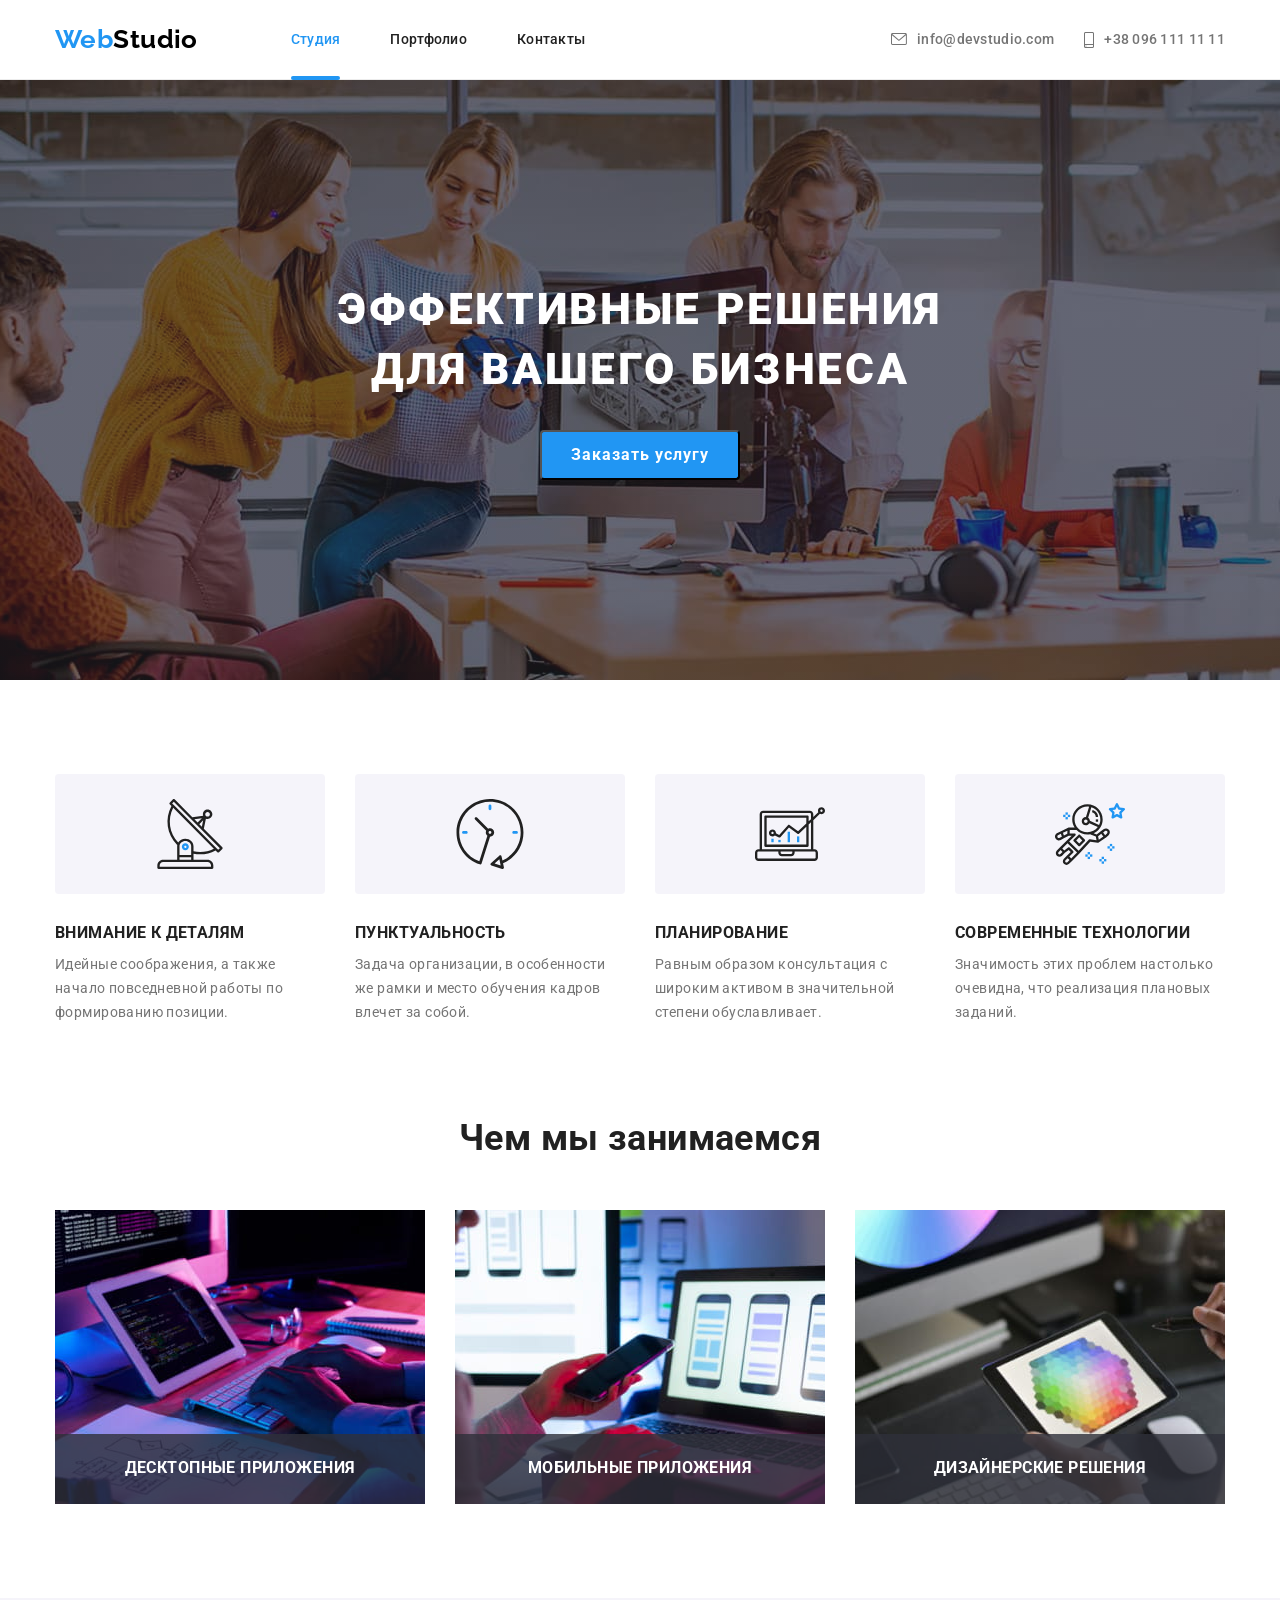
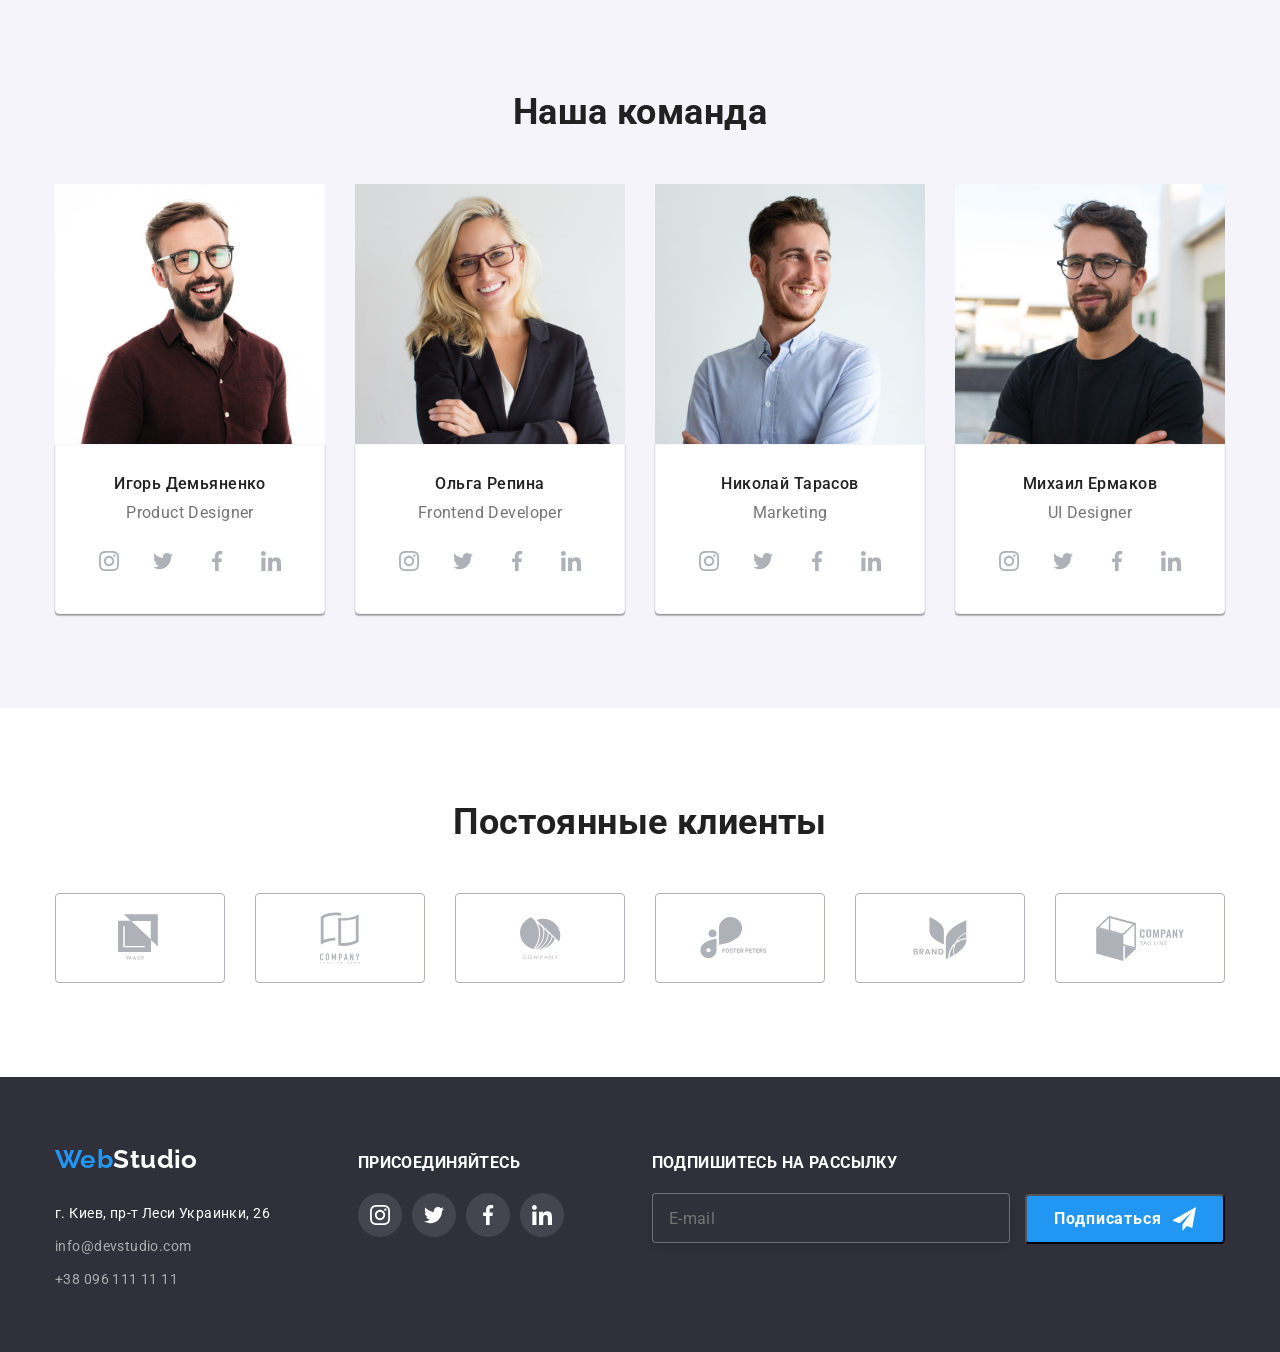
<file: index.html>
<!DOCTYPE html>
<html lang="ru">
<head>
    <meta charset="UTF-8">
    <meta http-equiv="X-UA-Compatible" content="IE=edge">
    <meta name="viewport" content="width=device-width, initial-scale=1.0">
    <link rel="preconnect" href="https://fonts.gstatic.com">
    <link href="https://fonts.googleapis.com/css2?family=Raleway:wght@700&family=Roboto:wght@400;500;700;900&display=swap" rel="stylesheet">
    <link rel="stylesheet" href="https://cdnjs.cloudflare.com/ajax/libs/modern-normalize/1.0.0/modern-normalize.min.css">
    <link rel="stylesheet" href="./css/styles.css">
    <title>WebStudio</title>
</head>
<body>
    
    <header class="header">
        <div class="page-header container">
            <nav class="navigation">
                <a class="logo link" href="./index.html"> <span class="accent-logo">Web</span>Studio</a>
                <ul class="site-nav list">
                    <li class="item-nav">
                        <a class="item-nav link current" href="./index.html">Студия</a>
                    </li>
                    <li class="item-nav">
                        <a class="item-nav link" href="./portfolio.html">Портфолио</a>
                    </li>
                    <li class="item-nav">
                        <a class="item-nav link" href="">Контакты</a>
                    </li>
                </ul>
            </nav> 
            <ul class="contact list">
                <li class="contact-item">
                    <a class="link-contact link" href="mailto:info@devstudio.com">
                        <svg class="icon" width="16" height="12">
                            <use href="./images/svg/sprite.svg#icon-envelope"></use>
                        </svg>
                        info@devstudio.com
                    </a>
                </li>
                <li class="contact-item">
                    <a class="link-contact link" href="tel:+380961111111">
                        <svg class="icon" width="10" height="16">
                            <use href="./images/svg/sprite.svg#icon-smartphone"></use>
                        </svg>
                        +38 096 111 11 11
                    </a>
                </li>
            </ul>
        </div>
    </header>
     
    <main>
        <section class="hero">
            <div class="hero-container">
                <h1 class="page-title">Эффективные решения<br>для вашего бизнеса</h1>
                <button data-modal-open class="button order" type="button">Заказать услугу</button>
            </div>
        </section>
        

        <section class="advantages">
            <div class="container">
                <ul class="list advantages-grid grid">
                    <li class="advantages-list grid-item icon-antenna">
                        <h3 class="advantages-title">Внимание к деталям</h3>
                        <p class="advantages-text">Идейные соображения, а также начало повседневной работы по формированию позиции.</p>
                    </li>
                    <li class="advantages-list grid-item icon-clock">
                        <h3 class="advantages-title">Пунктуальность</h3>
                        <p class="advantages-text">Задача организации, в особенности же рамки и место обучения кадров влечет за собой.</p>
                    </li>
                    <li class="advantages-list grid-item icon-diagram">
                        <h3 class="advantages-title">Планирование</h3>
                        <p class="advantages-text">Равным образом консультация с широким активом в значительной степени обуславливает.</p>
                    </li>
                    <li class="advantages-list grid-item icon-astronaut">
                        <h3 class="advantages-title">Современные технологии</h3>
                        <p class="advantages-text">Значимость этих проблем настолько очевидна, что реализация плановых заданий.</p>
                    </li>
                </ul>
            </div>

        </section>


        <section class="work">
            <div class="container">
                <h2 class="section-title">Чем мы занимаемся</h2>
                <ul class="list work-list grid">
                    <li class="grid-item work-relative">
                        <h3 class="work-title">Десктопные приложения</h3>
                        <img src="./images/box1.jpg" alt="процесс разработки сайта" width="370" height="294">
                    </li>
                    <li class="grid-item work-relative">
                        <h3 class="work-title">Мобильные приложения</h3>
                        <img src="./images/box2.jpg" alt="адаптация приложения для мобильных устройств" width="370" height="294">
                    </li>
                    <li class="grid-item work-relative">
                        <h3 class="work-title">Дизайнерские решения</h3>
                        <img src="./images/box3.jpg" alt="подбор палитры при разработке" width="370" height="294">
                    </li>
                </ul>
            </div>
        </section>


        <section class="team">
            <div class="container">
                <h2 class="section-title">Наша команда</h2>
                <ul class="list grid">
                    <li class="team-grid grid-item">
                        <img src="./images/igor-demyanenko.jpg" alt="фото дизайнера продукта нашей компании" width="270" height="260">
                        <div class="team-item-content">
                            <h3 class="employee">Игорь Демьяненко</h3> 
                            <p class="text-team">Product Designer</p>
                            <ul class="list social-icons">
                                <li class="social-icons-item">
                                    <a href="" class="social-icons-link" target="_blank" rel="noopener noreferrer">
                                        <svg class="icon">
                                            <use href="./images/svg/sprite.svg#icon-instagram"></use>
                                        </svg>
                                    </a>
                                </li>
                                <li class="social-icons-item">
                                    <a href="" class="social-icons-link" target="_blank" rel="noopener noreferrer">
                                        <svg class="icon">
                                            <use href="./images/svg/sprite.svg#icon-twitter"></use>
                                        </svg>
                                    </a>
                                </li>
                                <li class="social-icons-item">
                                    <a href="" class="social-icons-link" target="_blank" rel="noopener noreferrer">
                                        <svg class="icon">
                                            <use href="./images/svg/sprite.svg#icon-facebook"></use>
                                        </svg>
                                    </a>
                                </li>
                                <li class="social-icons-item">
                                    <a href="" class="social-icons-link" target="_blank" rel="noopener noreferrer">
                                        <svg class="icon">
                                            <use href="./images/svg/sprite.svg#icon-linkedin"></use>
                                        </svg>
                                    </a>
                                </li>
                            </ul>
                        </div>
                    </li>
                    <li class="team-grid grid-item">
                        <img src="./images/olga-repina.jpg" alt="фото фронтент разработчика сотрудника нашей компании" width="270" height="260">
                        <div class="team-item-content">
                            <h3  class="employee">Ольга Репина</h3>
                            <p class="text-team">Frontend Developer</p>
                            <ul class="list social-icons">
                                <li class="social-icons-item">
                                    <a href="" class="social-icons-link" target="_blank" rel="noopener noreferrer">
                                        <svg class="icon">
                                            <use href="./images/svg/sprite.svg#icon-instagram"></use>
                                        </svg>
                                    </a>
                                </li>
                                <li class="social-icons-item">
                                    <a href="" class="social-icons-link" target="_blank" rel="noopener noreferrer">
                                        <svg class="icon">
                                            <use href="./images/svg/sprite.svg#icon-twitter"></use>
                                        </svg>
                                    </a>
                                </li>
                                <li class="social-icons-item">
                                    <a href="" class="social-icons-link" target="_blank" rel="noopener noreferrer">
                                        <svg class="icon">
                                            <use href="./images/svg/sprite.svg#icon-facebook"></use>
                                        </svg>
                                    </a>
                                </li>
                                <li class="social-icons-item">
                                    <a href="" class="social-icons-link" target="_blank" rel="noopener noreferrer">
                                        <svg class="icon">
                                            <use href="./images/svg/sprite.svg#icon-linkedin"></use>
                                        </svg>
                                    </a>
                                </li>
                            </ul>
                        </div>
                    </li>
                    <li class="team-grid grid-item">
                        <img src="./images/nikolay-tarasov.jpg" alt="фото маркетолога сотрудника нашей компании" width="270" height="260">
                        <div class="team-item-content">
                            <h3 class="employee">Николай Тарасов</h3>
                            <p class="text-team">Marketing</p>
                            <ul class="list social-icons">
                                <li class="social-icons-item">
                                    <a href="" class="social-icons-link" target="_blank" rel="noopener noreferrer">
                                        <svg class="icon">
                                            <use href="./images/svg/sprite.svg#icon-instagram"></use>
                                        </svg>
                                    </a>
                                </li>
                                <li class="social-icons-item">
                                    <a href="" class="social-icons-link" target="_blank" rel="noopener noreferrer">
                                        <svg class="icon">
                                            <use href="./images/svg/sprite.svg#icon-twitter"></use>
                                        </svg>
                                    </a>
                                </li>
                                <li class="social-icons-item">
                                    <a href="" class="social-icons-link" target="_blank" rel="noopener noreferrer">
                                        <svg class="icon">
                                            <use href="./images/svg/sprite.svg#icon-facebook"></use>
                                        </svg>
                                    </a>
                                </li>
                                <li class="social-icons-item">
                                    <a href="" class="social-icons-link" target="_blank" rel="noopener noreferrer">
                                        <svg class="icon">
                                            <use href="./images/svg/sprite.svg#icon-linkedin"></use>
                                        </svg>
                                    </a>
                                </li>
                            </ul>
                        </div>
                    </li>
                    <li class="team-grid grid-item">
                        <img src="./images/mikhail-yermakov.jpg" alt="фото Ю Ай дизайнера нашей компании" width="270" height="260">
                        <div class="team-item-content">
                            <h3 class="employee">Михаил Ермаков</h3>
                            <p class="text-team">UI Designer</p>
                            <ul class="list social-icons">
                                <li class="social-icons-item">
                                    <a href="" class="social-icons-link" target="_blank" rel="noopener noreferrer">
                                        <svg class="icon">
                                            <use href="./images/svg/sprite.svg#icon-instagram"></use>
                                        </svg>
                                    </a>
                                </li>
                                <li class="social-icons-item">
                                    <a href="" class="social-icons-link" target="_blank" rel="noopener noreferrer">
                                        <svg class="icon">
                                            <use href="./images/svg/sprite.svg#icon-twitter"></use>
                                        </svg>
                                    </a>
                                </li>
                                <li class="social-icons-item">
                                    <a href="" class="social-icons-link" target="_blank" rel="noopener noreferrer">
                                        <svg class="icon">
                                            <use href="./images/svg/sprite.svg#icon-facebook"></use>
                                        </svg>
                                    </a>
                                </li>
                                <li class="social-icons-item">
                                    <a href="" class="social-icons-link" target="_blank" rel="noopener noreferrer">
                                        <svg class="icon">
                                            <use href="./images/svg/sprite.svg#icon-linkedin"></use>
                                        </svg>
                                    </a>
                                </li>
                            </ul>
                        </div>
                    </li>
                </ul>
            </div>
        </section>


        <section class="clients">
            <div class="container">
                <h2 class="section-title">Постоянные клиенты</h2>
                <ul class="list clients-list grid">
                    <li class="client-item grid-item">
                        <a href="" class="client-link link" target="_blank" rel="noopener noreferrer">
                            <svg class="client-icon" width="44" height="49">
                                <use href="./images/svg/sprite.svg#icon-logo-one" width="44" height="49"></use>
                            </svg>
                        </a>
                        </li>
                    <li class="client-item grid-item">
                        <a href="" class="client-link link" target="_blank" rel="noopener noreferrer">
                            <svg class="client-icon" width="40" height="52">
                                <use href="./images/svg/sprite.svg#icon-logo-two"></use>
                            </svg>
                        </a>
                    </li>
                    <li class="client-item grid-item">
                        <a href="" class="client-link link" target="_blank" rel="noopener noreferrer">
                            <svg class="client-icon" width="41" height="42.6">
                                <use href="./images/svg/sprite.svg#icon-logo-three"></use>
                            </svg>
                        </a>
                    </li>
                    <li class="client-item grid-item">
                        <a href="" class="client-link link" target="_blank" rel="noopener noreferrer">
                            <svg class="client-icon" width="79.66" height="42.02">
                                <use href="./images/svg/sprite.svg#icon-logo-four"></use>
                            </svg>
                        </a>
                    </li>
                    <li class="client-item grid-item">
                        <a href="" class="client-link link" target="_blank" rel="noopener noreferrer">
                            <svg class="client-icon" width="79.66" height="42.02">
                                <use href="./images/svg/sprite.svg#icon-logo-five"></use>
                            </svg>
                        </a>
                    </li>
                    <li class="client-item grid-item">
                        <a href="" class="client-link link" target="_blank" rel="noopener noreferrer">
                            <svg class="client-icon" width="88.48" height="45.44">
                                <use href="./images/svg/sprite.svg#icon-logo-six"></use>
                            </svg>
                        </a>
                    </li>
                </ul>

            </div>
        </section>
       
    </main>


    <footer class="footer">
        <div class="container list footer-block">
            <div class="footer-grid">
                <a class="logo link" href="./index.html"> <span class="accent-logo">Web</span>Studio</a>
                <address class="address">
                    <p class="street-address"> г. Киев, пр-т Леси Украинки, 26</p>
                    <ul class="contact list">
                        <li class="item-address"> <a class="item link" href="mailto:info@devstudio.com">info@devstudio.com</a> </li>
                        <li class="item-address"> <a class="item link" href="tel:+380961111111">+38 096 111 11 11</a> </li>
                    </ul>
                </address>
            </div>
            <div class="footer-grid">
                <h3 class="footer-title">Присоединяйтесь</h3>
                <ul class="list social-icons">
                    <li class="social-icons-item">
                        <a href="" class="social-icons-link" target="_blank" rel="noopener noreferrer">
                            <svg class="icon">
                                <use href="./images/svg/sprite.svg#icon-instagram"></use>
                            </svg>
                        </a>
                    </li>
                    <li class="social-icons-item">
                        <a href="" class="social-icons-link" target="_blank" rel="noopener noreferrer">
                            <svg class="icon">
                                <use href="./images/svg/sprite.svg#icon-twitter"></use>
                            </svg>
                        </a>
                    </li>
                    <li class="social-icons-item">
                        <a href="" class="social-icons-link" target="_blank" rel="noopener noreferrer">
                            <svg class="icon">
                                <use href="./images/svg/sprite.svg#icon-facebook"></use>
                            </svg>
                        </a>
                    </li>
                    <li class="social-icons-item">
                        <a href="" class="social-icons-link" target="_blank" rel="noopener noreferrer">
                            <svg class="icon">
                                <use href="./images/svg/sprite.svg#icon-linkedin"></use>
                            </svg>
                        </a>
                    </li>
                </ul>

            </div>
            <form class="footer-grid">
                <h3 class="footer-title">Подпишитесь на рассылку</h3>
                <input class="input-email" type="email" name="user-name-subscribe" placeholder="E-mail" pattern="">
                <button class="button" type="submit">Подписаться</button>
            </form>
        </div>
    </footer>
    
    <div data-modal class="backdrop is-hidden">
        <div class="modal">
            <h3 class="modal-tytle" >Оставьте свои данные, мы вам перезвоним</h3>
            <form class="form">
                <label class="form-label" for="user-name">
                    <span class="form-tytle">Имя</span>
                    <input class="form-field" type="text" name="user-name" id="user-name" pattern="^[A-Za-zА-Яа-яЁё\s]+$" autofocus="on">
                    <svg class="form-label-icon">
                        <use href="./images/svg/sprite.svg#icon-personform" ></use>
                    </svg>
                </label>
                <label class="form-label" for="user-fone">
                    <span class="form-tytle">Телефон</span>
                    <input class="form-field" type="tel" name="user-fone" id="user-fone" pattern="">
                    <svg class="form-label-icon">
                        <use href="./images/svg/sprite.svg#icon-phoneform" ></use>
                    </svg>
                </label>
                <label class="form-label" for="user-email">
                    <span class="form-tytle">Почта</span>
                    <input class="form-field" type="email" name="user-email" id="user-email" pattern="">
                    <svg class="form-label-icon">
                        <use href="./images/svg/sprite.svg#icon-emailform" ></use>
                    </svg>
                </label>
                <label class="form-label" for="user-massage">
                    <span class="form-tytle">Комментарий</span>
                    <textarea class="form-field form-massage" name="user-massage" rows="6" id="user-massage" placeholder="Введите текст"></textarea>
                </label>
                <label class="contract">
                    <input class="contract-checkbox" type="checkbox" name="agreement" value="">
                    <span class="contract-custom-checkbox"></span>
                    <span contract-text>Соглашаюсь с рассылкой и принимаю</span>
                    <a class="contract-link" href="">Условия договра</a>
                </label>
                <button class="button form-button" type="submit">Отправить</button>
            </form>

            <button data-modal-close class="button-close" tybe="button"></button>
        </div>
    </div>

    <script src="./js/modal.js"></script>
</body>
</html>
</file>
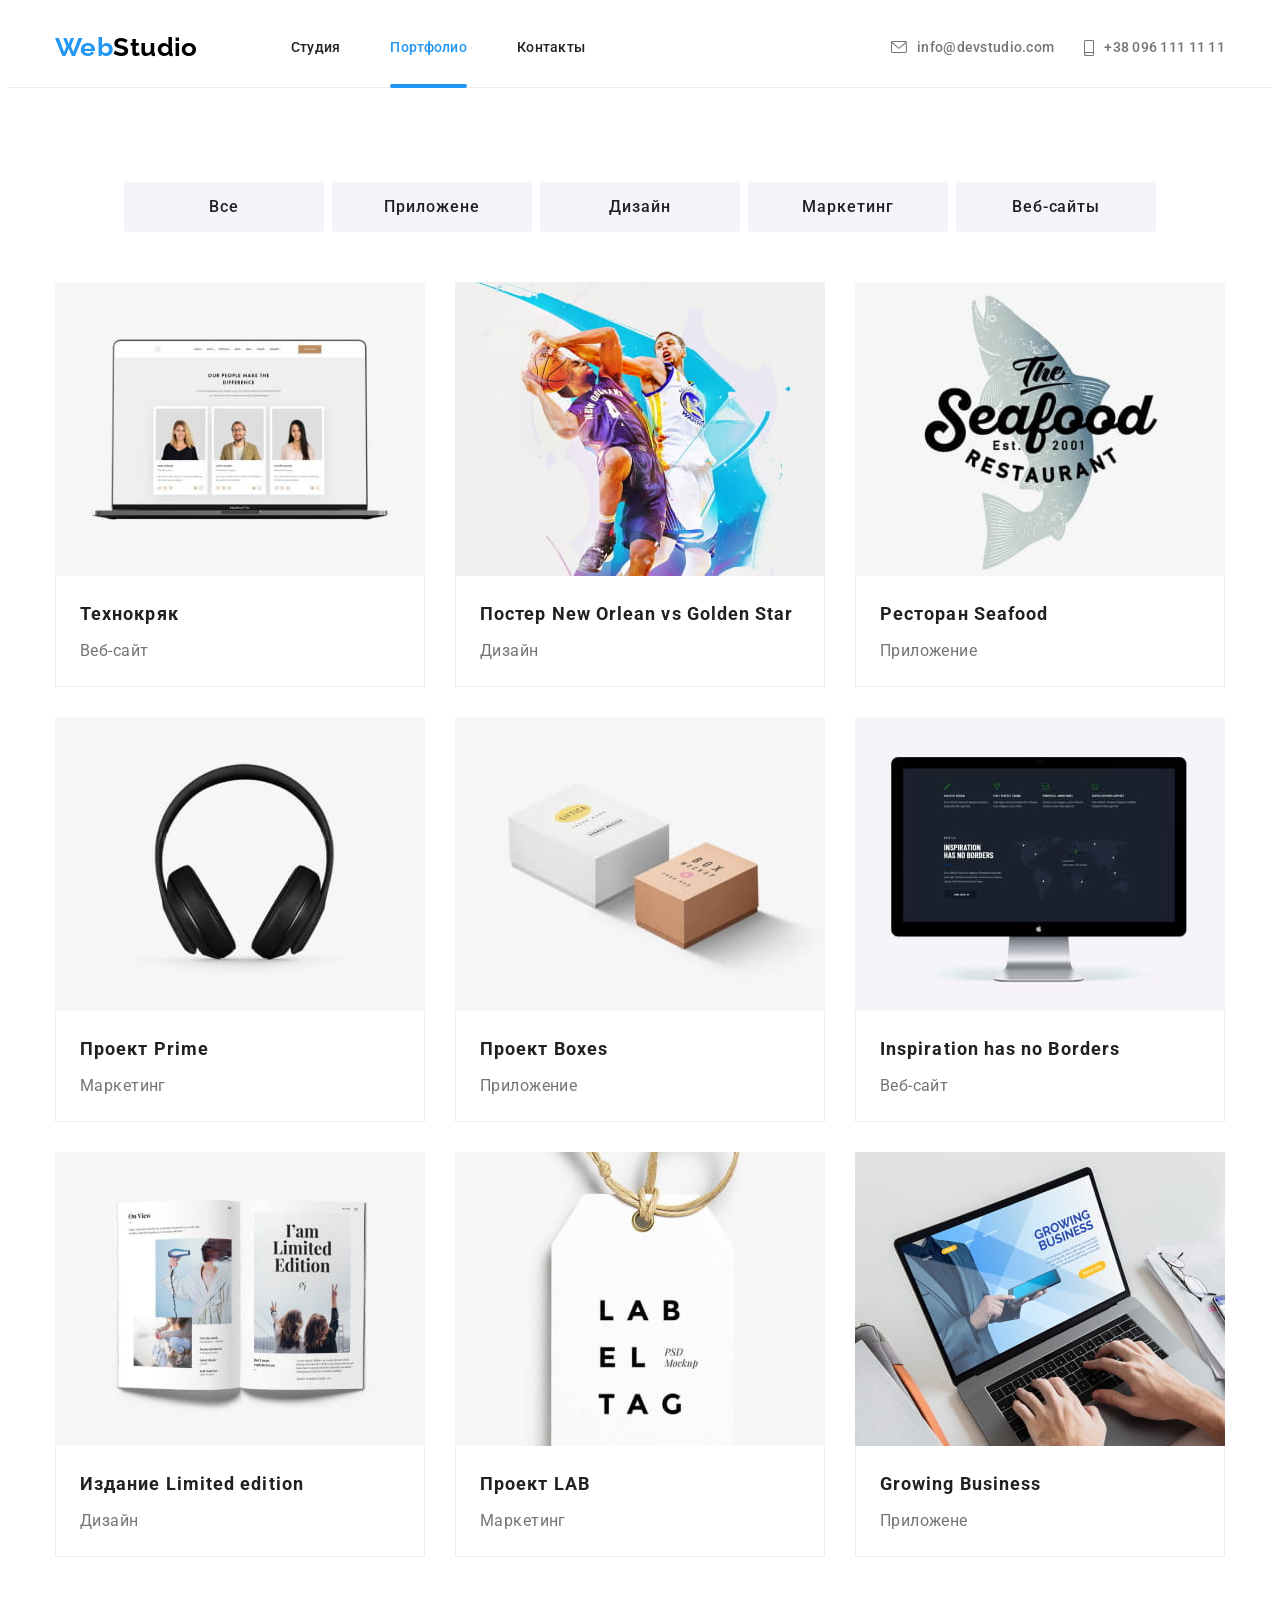
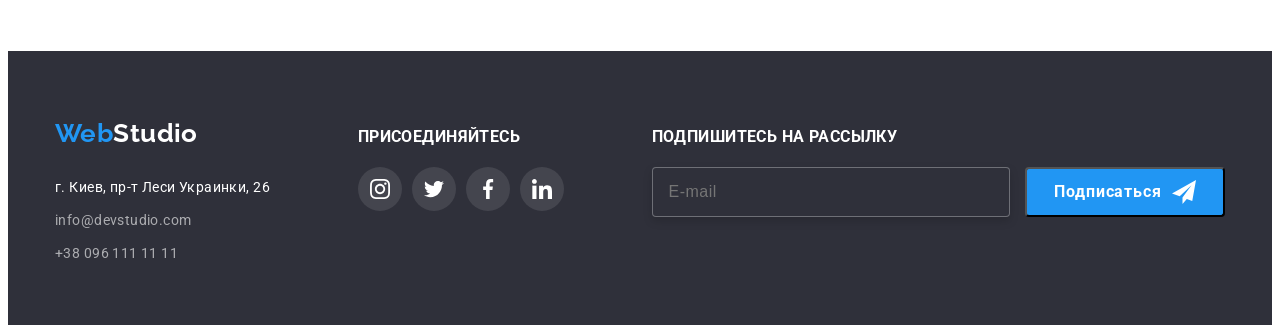
<file: portfolio.html>
<!DOCTYPE html>
<html lang="ru">

<head>
    <meta charset="UTF-8">
    <meta http-equiv="X-UA-Compatible" content="IE=edge">
    <meta name="viewport" content="width=device-width, initial-scale=1.0">
    <link rel="preconnect" href="https://fonts.gstatic.com">
    <link
        href="https://fonts.googleapis.com/css2?family=Raleway:wght@700&family=Roboto:wght@400;500;700;900&display=swap"
        rel="stylesheet">
    <link rel="stylesheet" href="./css/styles.css">
    <title>portfolio</title>
</head>

<body>

    <header class="header">
        <div class="page-header container">
            <nav class="navigation">
                <a class="logo link" href="./index.html"> <span class="accent-logo">Web</span>Studio</a>
                <ul class="site-nav list">
                    <li class="item-nav">
                        <a class="item-nav link" href="./index.html">Студия</a>
                    </li>
                    <li class="item-nav">
                        <a class="item-nav link current" href="./portfolio.html">Портфолио</a>
                    </li>
                    <li class="item-nav">
                        <a class="item-nav link" href="">Контакты</a>
                    </li>
                </ul>
            </nav> 
            <ul class="contact list">
                <li class="contact-item">
                    <a class="link-contact link" href="mailto:info@devstudio.com">
                        <svg class="icon" width="16" height="12">
                            <use href="./images/svg/sprite.svg#icon-envelope"></use>
                        </svg>info@devstudio.com
                    </a>
                </li>
                <li class="contact-item">
                    <a class="link-contact link" href="tel:+380961111111">
                        <svg class="icon" width="10" height="16">
                            <use href="./images/svg/sprite.svg#icon-smartphone"></use>
                        </svg>+38 096 111 11 11
                    </a>
                </li>
            </ul>
        </div>
    </header>

    <main>
        <section class="main-portfolio">
            <div class="container container-filter">
                <ul class="filters list">
                    <li class="item-filter"><button type="button" class="button filter">Все</button></li>
                    <li class="item-filter"><button type="button" class="button filter">Приложене</button></li>
                    <li class="item-filter"><button type="button" class="button filter">Дизайн</button></li>
                    <li class="item-filter"><button type="button" class="button filter">Маркетинг</button></li>
                    <li class="item-filter"><button type="button" class="button filter">Веб-сайты</button></li>
                </ul>            
                <ul class="portfolio list grid">
                    <li class="grid-item portfolio-item">
                        <a class="link portfolio-link" href="">
                            <div class="portfolio-image">
                                <img src="./images/portfolio/project001.jpg" alt="ноутбук с открытым сайтом" width="370" height="294">
                                <p class="portfolio-hover-text">Технокряк это современная площадка распространения коронавируса. Компании используют эту
                                    платформу для цифрового
                                    шпионажа и атак на защищённые сервера конкурентов.</p>
                            </div>
                            <div class="portfolio-content">
                                <h2 class="portfolio-title">Технокряк</h2>
                                <p class="text">Веб-сайт</p>
                            </div>
                        </a>
                    </li>
                    <li class="grid-item portfolio-item">
                        <a class="link portfolio-link" href="">
                            <div class="portfolio-image">
                                <img src="./images/portfolio/project002.jpg" alt="фото двух баскетболистов с мячём" width="370" height="294">
                                <p class="portfolio-hover-text">Технокряк это современная площадка распространения коронавируса. Компании используют эту платформу для цифрового
                            шпионажа и атак на защищённые сервера конкурентов.</p>
                            </div>
                            <div class="portfolio-content">
                                <h2 class="portfolio-title">Постер New Orlean vs Golden Star</h2>
                                <p class="text">Дизайн</p>
                            </div>
                                                    </a>
                    </li>
                    <li class="grid-item portfolio-item">
                        <a class="link portfolio-link" href="">
                            <div class="portfolio-image">
                                <img src="./images/portfolio/project003.jpg" alt="логотип ресторана" width="370" height="294">
                                <p class="portfolio-hover-text">Технокряк это современная площадка распространения коронавируса. Компании используют эту платформу для цифрового
                            шпионажа и атак на защищённые сервера конкурентов.</p>
                            </div>
                            <div class="portfolio-content">
                                <h2 class="portfolio-title">Ресторан Seafood</h2>
                                <p class="text">Приложение</p>
                            </div>
                        </a>
                    </li>
                    <li class="grid-item portfolio-item">
                        <a class="link portfolio-link" href="">
                            <div class="portfolio-image">
                                <img src="./images/portfolio/project004.jpg" alt="наушники чёрного цвета" width="370" height="294">
                                <p class="portfolio-hover-text">Технокряк это современная площадка распространения коронавируса. Компании используют эту платформу для цифрового
                            шпионажа и атак на защищённые сервера конкурентов.</p>
                            </div>
                            <div class="portfolio-content">
                                <h2 class="portfolio-title">Проект Prime</h2>
                                <p class="text">Маркетинг</p>
                            </div>
                        </a>
                    </li>
                    <li class="grid-item portfolio-item">
                        <a class="link portfolio-link" href="">
                            <div class="portfolio-image">
                                <img src="./images/portfolio/project005.jpg" alt="две коробки, белого и бежевого цвета" width="370" height="294">
                                <p class="portfolio-hover-text">Технокряк это современная площадка распространения коронавируса. Компании используют эту платформу для цифрового
                            шпионажа и атак на защищённые сервера конкурентов.</p>
                            </div>
                            <div class="portfolio-content">
                                <h2 class="portfolio-title">Проект Boxes</h2>
                                <p class="text">Приложение</p>
                            </div>
                        </a>
                    </li>
                    <li class="grid-item portfolio-item">
                        <a class="link portfolio-link" href="">
                            <div class="portfolio-image">
                                <img src="./images/portfolio/project006.jpg" alt="монитор с включённым сайтом" width="370" height="294">
                                <p class="portfolio-hover-text">Технокряк это современная площадка распространения коронавируса. Компании используют эту платформу для цифрового
                            шпионажа и атак на защищённые сервера конкурентов.</p>
                            </div>
                            <div class="portfolio-content">
                                <h2 class="portfolio-title">Inspiration has no Borders</h2>
                                <p class="text">Веб-сайт</p>
                            </div>
                        </a>
                    </li>
                    <li class="grid-item portfolio-item">
                        <a class="link portfolio-link" href="">
                            <div class="portfolio-image">
                                <img src="./images/portfolio/project007.jpg" alt="книга с открытым разворотом" width="370" height="294">
                                <p class="portfolio-hover-text">Технокряк это современная площадка распространения коронавируса. Компании используют эту платформу для цифрового
                            шпионажа и атак на защищённые сервера конкурентов.</p>
                            </div>
                            <div class="portfolio-content">
                                <h2 class="portfolio-title">Издание Limited edition</h2>
                                <p class="text">Дизайн</p>
                            </div>
                        </a>
                    </li>
                    <li class="grid-item portfolio-item">
                        <a class="link portfolio-link" href="">
                            <div class="portfolio-image">
                                <img src="./images/portfolio/project008.jpg" alt="бирка с рекламным слоганом" width="370" height="294">
                                <p class="portfolio-hover-text">Технокряк это современная площадка распространения коронавируса. Компании используют эту платформу для цифрового
                            шпионажа и атак на защищённые сервера конкурентов.</p>
                            </div>
                            <div class="portfolio-content">
                                <h2 class="portfolio-title">Проект LAB</h2>
                                <p class="text">Маркетинг</p>
                            </div>
                        </a>
                    </li>
                    <li class="grid-item portfolio-item">
                        <a class="link portfolio-link" href="">
                            <div class="portfolio-image">
                                <img src="./images/portfolio/project009.jpg" alt="работающий на ноутбуке человек" width="370" height="294">
                                <p class="portfolio-hover-text">Технокряк это современная площадка распространения коронавируса. Компании используют эту платформу для цифрового
                            шпионажа и атак на защищённые сервера конкурентов.</p>
                            </div>
                            <div class="portfolio-content">
                                <h2 class="portfolio-title">Growing Business</h2>
                                <p class="text">Приложене</p>
                            </div>
                        </a>
                    </li>
                </ul>
            </div>
        </section>

    </main>


    <footer class="footer">
        <div class="container list footer-block">
            <div class="footer-grid">
                <a class="logo link" href="./index.html"> <span class="accent-logo">Web</span>Studio</a>
                <address class="address">
                    <p class="street-address"> г. Киев, пр-т Леси Украинки, 26</p>
                    <ul class="contact list">
                        <li class="item-address"> <a class="item link"
                                href="mailto:info@devstudio.com">info@devstudio.com</a> </li>
                        <li class="item-address"> <a class="item link" href="tel:+380961111111">+38 096 111 11 11</a> </li>
                    </ul>
                </address>
            </div>
            <div class="footer-grid">
                <h3 class="footer-title">Присоединяйтесь</h3>
                <ul class="list social-icons">
                    <li class="social-icons-item">
                        <a href="" class="social-icons-link" target="_blank" rel="noopener noreferrer">
                            <svg class="icon">
                                <use href="./images/svg/sprite.svg#icon-instagram"></use>
                            </svg>
                        </a>
                    </li>
                    <li class="social-icons-item">
                        <a href="" class="social-icons-link" target="_blank" rel="noopener noreferrer">
                            <svg class="icon">
                                <use href="./images/svg/sprite.svg#icon-twitter"></use>
                            </svg>
                        </a>
                    </li>
                    <li class="social-icons-item">
                        <a href="" class="social-icons-link" target="_blank" rel="noopener noreferrer">
                            <svg class="icon">
                                <use href="./images/svg/sprite.svg#icon-facebook"></use>
                            </svg>
                        </a>
                    </li>
                    <li class="social-icons-item">
                        <a href="" class="social-icons-link" target="_blank" rel="noopener noreferrer">
                            <svg class="icon">
                                <use href="./images/svg/sprite.svg#icon-linkedin"></use>
                            </svg>
                        </a>
                    </li>
                </ul>
    
            </div>
            <form class="footer-grid">
                <h3 class="footer-title">Подпишитесь на рассылку</h3>
                <input class="input-email" type="email" name="user-name-subscribe" placeholder="E-mail" pattern="">
                <button class="button" type="submit">Подписаться</button>
            </form>
        </div>
    </footer>
    
</body>

</html>
</file>
<file: css/styles.css>
:root {
  --primary-text-color: #757575;
  --title-text-color: #212121;
  --accent-color: #2196f3;
  --contact-footer-text-color: rgba(255, 255, 255, 0.6);
  --dark-bg-color: #2f303a;
  --primary-bg-color: #ffffff;
  --section-bg-color: #f5f4fa;
  --color-icons: #afb1b8;
  --grid-item: 4;
}

/* utilits */

html {
  box-sizing: border-box;
}
*,
*::after,
*::before {
  box-sizing: inherit;
}

body {
  background-color: var(--primary-bg-color);
  color: var(--primary-text-color);
  font-family: 'roboto', sans-serif;
  font-weight: 400;
  font-size: 14px;
  line-height: 1.14;
  letter-spacing: 0.03em;
}

h1,
h2,
h3,
h4,
h5,
h6,
p {
  margin: 0;
}

.link {
  text-decoration: none;
}

.list {
  list-style: none;
  padding-left: 0px;
  margin: 0px;
}

img {
  display: block;
  max-width: 100%;
  height: auto;
}

.social-icons .icon {
  width: 20px;
  height: 20px;
  fill: var(--color-icons);
  transition: fill 250ms cubic-bezier(0.4, 0, 0.2, 1);
}

.footer .social-icons .icon {
  fill: var(--primary-bg-color);
}

.social-icons-link:hover .icon,
.social-icons-link:focus .icon {
  fill: var(--primary-bg-color);
}

.social-icons-link:hover,
.social-icons-link:focus {
  background-color: var(--accent-color);
}

.social-icons {
  display: flex;
  justify-content: center;
}

.social-icons-link {
  display: flex;
  justify-content: center;
  align-items: center;
  width: 44px;
  height: 44px;
  border-radius: 50%;
  background-color: rgba(255, 255, 255, 0.1);
  transition: background-color 250ms cubic-bezier(0.4, 0, 0.2, 1);
}
.social-icons-item + .social-icons-item {
  margin-left: 10px;
}

.grid {
  display: flex;
  flex-wrap: wrap;
  margin-left: -30px;
  margin-top: -30px;
}

.grid-item {
  flex-basis: calc((100% - 30px * var(--grid-item)) / var(--grid-item));
  margin-left: 30px;
  margin-top: 30px;
}

.button {
  color: var(--primary-bg-color);
  background-color: var(--accent-color);
  font-weight: 700;
  font-size: 16px;
  line-height: 1.88;
  letter-spacing: 0.06em;
  cursor: pointer;
  font-family: 'roboto', sans-serif;
  border-radius: 4px;
  min-width: 200px;
  min-height: 50px;
  align-items: center;
  transition: background-color 250ms cubic-bezier(0.4, 0, 0.2, 1);
}

.button:hover,
.button:focus {
  background-color: #188ce8;
}

.accent-logo {
  color: var(--accent-color);
}

.footer .logo {
  color: var(--primary-bg-color);
}

.container {
  width: 1200px;
  padding-left: 15px;
  padding-right: 15px;
}

.backdrop {
  position: fixed;
  top: 0px;
  left: 0px;
  width: 100%;
  height: 100%;
  background-color: rgba(0, 0, 0, 0.2);
  transition: opacity 250ms cubic-bezier(0.4, 0, 0.2, 1);
}

.backdrop.is-hidden {
  opacity: 0;
  pointer-events: none;
}

.modal {
  position: absolute;
  top: 50%;
  left: 50%;
  transform: translate(-50%, -50%);
  width: 528px;
  padding: 40px;
  box-shadow: 0px 1px 3px rgba(0, 0, 0, 0.12), 0px 1px 1px rgba(0, 0, 0, 0.14), 0px 2px 1px rgba(0, 0, 0, 0.2);
  border-radius: 4px;
  background-color: var(--primary-bg-color);
}

.modal-tytle {
  font-weight: 700;
  font-size: 20px;
  line-height: 1.15;
  text-align: center;
  color: var(--title-text-color);
  margin-bottom: 30px;
}

.form-tytle {
  position: absolute;
  transform: translateY(-21px);
  box-sizing: inline;
  font-size: 12px;
  line-height: 1.67;
  letter-spacing: 0.01em;
  color: var(--primary-text-color);
  cursor: pointer;
}

.form-field.form-massage {
  resize: none;
  padding: 12px 16px;
}

.form-field {
  width: 448px;
  border: 1px solid rgba(33, 33, 33, 0.2);
  border-radius: 4px;
  margin-bottom: 28px;
  padding-left: 42px;
  cursor: pointer;
  transition: border 250ms cubic-bezier(0.4, 0, 0.2, 1);
}

.form-field:not(:last-child) {
  height: 40px;
}

.form-field:focus {
  border: 1px solid var(--accent-color);
  outline: none;
}

.contract {
  display: flex;
  align-items: center;
  justify-content: center;
  font-size: 14px;
  line-height: 1.71;
  letter-spacing: 0.03em;
  color: var(--primary-text-color);
  margin-bottom: 80px;
}

.contract-checkbox {
  position: absolute;
  width: 1px;
  height: 1px;
  margin: -1px;
  border: 0;
  padding: 0;
  clip: rect(0 0 0 0);
  overflow: hidden;
}

.contract-custom-checkbox {
  display: inline-block;
  width: 16px;
  height: 15px;
  border: 1px solid var(--title-text-color);
  border-radius: 3px;
  margin-right: 8px;
  transition: border 250ms cubic-bezier(0.4, 0, 0.2, 1), background-color 250ms cubic-bezier(0.4, 0, 0.2, 1);
}

.contract-checkbox:checked + .contract-custom-checkbox {
  border-color: var(--accent-color);
  background-color: var(--accent-color);
  background-image: url(../images/svg/iconcheck.svg);
  background-size: contain;
  background-origin: border-box;
}

.contract-link {
  color: var(--accent-color);
  margin-left: 5px;
}

.form-label {
  position: relative;
}

.form-label-icon {
  position: absolute;
  left: 12px;
  top: 0;
  width: 18px;
  height: 18px;
  fill: var(--title-text-color);
  transition: fill 250ms cubic-bezier(0.4, 0, 0.2, 1);
}

.form-field:focus + .form-label-icon {
  fill: var(--accent-color);
}

.button-close {
  position: absolute;
  top: 8px;
  right: 8px;
  display: flex;
  justify-content: center;
  align-items: center;
  width: 30px;
  height: 30px;
  background: var(--primary-bg-color);
  border: 1px solid rgba(0, 0, 0, 0.1);
  border-radius: 50%;
  cursor: pointer;
}

.button-close::before {
  content: '';
  width: 11px;
  height: 11px;
  background-image: url(../images/svg/Vector.svg);
}

.form-button {
  position: absolute;
  left: 50%;
  bottom: 40px;
  transform: translateX(-50%);
}

/* header */

.header {
  border-bottom: 1px solid #ececec;
  padding-top: 16.5px;
  padding-bottom: 16.5px;
}

.page-header {
  background-color: var(--primary-bg-color);
  display: flex;
  align-items: center;
  margin-left: auto;
  margin-right: auto;
}

.site-nav .link {
  color: var(--title-text-color);
  font-weight: 500;
  letter-spacing: 0.02em;
  transition: color 250ms cubic-bezier(0.4, 0, 0.2, 1);
}

.site-nav {
  display: flex;
  margin-left: 93px;
}

.site-nav .item-nav:not(:last-child) {
  margin-right: 50px;
}

.site-nav .link:hover,
.site-nav .link:focus {
  color: var(--accent-color);
}

.site-nav .link.current {
  color: var(--accent-color);
}

.item-nav {
  position: relative;
}

.current::after {
  position: absolute;
  left: 0px;
  top: 45px;
  content: '';
  display: inline-flex;
  width: 100%;
  background-color: var(--accent-color);
  border-radius: 2px;
  height: 4px;
}

.navigation {
  display: flex;
  align-items: center;
}

.contact .link-contact {
  color: var(--primary-text-color);
  font-weight: 500;
  letter-spacing: 0.02em;
  font-style: normal;
  padding-top: 15px;
  padding-bottom: 15px;
  display: flex;
  align-items: center;
  transition: color 250ms cubic-bezier(0.4, 0, 0.2, 1);
}

.contact .link-contact:hover,
.contact .link-contact:focus {
  color: var(--accent-color);
}

.link-contact .icon {
  fill: var(--primary-text-color);
  margin-right: 10px;
  transition: fill 250ms cubic-bezier(0.4, 0, 0.2, 1);
}

.link-contact:hover .icon,
.link-contact:focus .icon {
  fill: var(--accent-color);
}

.page-header .contact {
  display: flex;
  margin-left: auto;
}

.contact .contact-item:not(:last-child) {
  margin-right: 30px;
}

.logo {
  font-family: 'raleway', sans-serif;
  font-weight: 700;
  font-size: 26px;
  line-height: 1.19;
  color: #000000;
}

.accent-logo {
  color: var(--accent-color);
}

.section-title {
  color: var(--title-text-color);
  font-weight: 700;
  font-size: 36px;
  line-height: 1.16;
  text-align: center;
  margin-bottom: 50px;
}

/* section hero */

.hero {
  background-color: var(--dark-bg-color);
  max-width: 1600px;
  margin-left: auto;
  margin-right: auto;
}

.hero-container {
  padding-top: 200px;
  padding-bottom: 200px;
  margin-left: auto;
  margin-right: auto;
  text-align: center;
  background-image: linear-gradient(to right, rgba(47, 48, 58, 0.4), rgba(47, 48, 58, 0.4)),
    url(../images/hero/hero-bg.jpg);
  background-position: center;
  height: 600px;
  max-width: 1600px;
}

.page-title {
  color: var(--primary-bg-color);
  font-weight: 900;
  font-size: 44px;
  line-height: 1.36;
  letter-spacing: 0.06em;
  text-align: center;
  text-transform: uppercase;
  margin-bottom: 30px;
}

/* section advantages */

.advantages .advantages-text {
  line-height: 1.71;
}

.advantages {
  padding-top: 94px;
  padding-bottom: 94px;
}

.advantages .container {
  margin-left: auto;
  margin-right: auto;
}

.advantages-title {
  color: var(--title-text-color);
  font-weight: 700;
  text-transform: uppercase;
  margin-bottom: 10px;
}

.advantages-title::before {
  content: '';
  display: block;
  width: 270px;
  height: 120px;
  background: var(--section-bg-color);
  border-radius: 4px;
  margin-bottom: 30px;
  background-repeat: no-repeat;
  background-position: center;
}

.icon-antenna ::before {
  background-image: url('../images/svg/antenna.svg');
}

.icon-clock ::before {
  background-image: url('../images/svg/clock.svg');
}

.icon-diagram ::before {
  background-image: url('../images/svg/diagram.svg');
}

.icon-astronaut ::before {
  background-image: url('../images/svg/astronaut.svg');
}

.advantages-grid .grid-item {
  --grid-item: 4;
}

/* section work */

.work {
  padding-bottom: 94px;
}

.work .section-title,
.team .section-title {
  color: var(--title-text-color);
  font-weight: 700;
  font-size: 36px;
  line-height: 1.16;
  text-align: center;
}

.work-relative::before {
  position: absolute;
  left: 0px;
  bottom: 0px;
  content: '';
  width: 100%;
  height: 70px;
  background-color: rgba(47, 48, 58, 0.8);
}

.work-title {
  position: absolute;
  left: 50%;
  bottom: 27px;
  transform: translateX(-50%);
  white-space: nowrap;
  color: var(--primary-bg-color);
  font-weight: 700;
  text-transform: uppercase;
}

.work-relative {
  position: relative;
}

.work .container {
  margin-left: auto;
  margin-right: auto;
}

.work-list .grid-item {
  --grid-item: 3;
}
/* section team */

.team .text-team {
  font-size: 16px;
  line-height: 1.18;
  margin-bottom: 16px;
}

.team .container {
  margin-left: auto;
  margin-right: auto;
}

.team {
  background-color: var(--section-bg-color);
  padding-top: 94px;
  padding-bottom: 94px;
}

.team-grid .grid-item {
  --grid-item: 4;
}

.team-item-content {
  padding: 30px 30px;
  border: 1px solid var(--section-bg-color);
  background: #ffffff;
  box-shadow: 0px 1px 3px rgba(0, 0, 0, 0.12), 0px 1px 1px rgba(0, 0, 0, 0.14), 0px 2px 1px rgba(0, 0, 0, 0.2);
  border-radius: 0px 0px 4px 4px;
}

.employee {
  color: var(--title-text-color);
  font-weight: 500;
  font-size: 16px;
  line-height: 1.18;
  margin-bottom: 10px;
  text-align: center;
}

.text-team {
  text-align: center;
}

/* our clients */

.clients {
  padding-top: 94px;
  padding-bottom: 94px;
}

.clients .container {
  margin-left: auto;
  margin-right: auto;
}

.clients-list .grid-item {
  --grd-item: 6;
}

.client-item {
  width: 170px;
  height: 90px;
}

.client-link {
  display: inline-flex;
  width: 100%;
  height: 100%;
  border: 1px solid var(--color-icons);
  border-radius: 4px;
  justify-content: center;
  align-items: center;
  transition: border 250ms cubic-bezier(0.4, 0, 0.2, 1);
}

.client-icon {
  fill: var(--color-icons);
  transition: fill 250ms cubic-bezier(0.4, 0, 0.2, 1);
}

.client-link:hover .client-icon,
.client-link:focus .client-icon {
  fill: var(--accent-color);
}

.client-link:hover,
.client-link:focus {
  border: 1px solid var(--accent-color);
}

.clients .grid {
  flex-wrap: nowrap;
}

/* footer */

.footer .item,
.footer .link {
  color: var(--contact-footer-text-color);
  line-height: 1.71;
  font-style: normal;
  transition: color 250ms cubic-bezier(0.4, 0, 0.2, 1);
}

.footer .logo {
  color: var(--primary-bg-color);
}

.address {
  margin-top: 20px;
}

.address p {
  color: var(--primary-bg-color);
  line-height: 1.71;
  font-style: normal;
}

.footer {
  background-color: var(--dark-bg-color);
  padding-top: 60px;
  padding-bottom: 60px;
}

.footer .container {
  margin-left: auto;
  margin-right: auto;
}

.street-address {
  margin-bottom: 9px;
}

.item-address:not(:last-child) {
  margin-bottom: 9px;
}

.contact .item:hover,
.contact .item:focus {
  color: var(--accent-color);
}

.footer-title {
  color: var(--primary-bg-color);
  font-weight: 700;
  text-transform: uppercase;
  margin-bottom: 20px;
}

.footer .social-icons {
  display: flex;
  justify-content: flex-start;
}

.footer-block {
  display: flex;
  align-items: baseline;
  justify-content: space-between;
}

.footer-grid .button {
  display: inline-flex;
  justify-content: center;
}

.footer-grid .button::after {
  content: '';
  display: inline-block;
  width: 24px;
  height: 24px;
  background-image: url(../images/svg/iconsend.svg);
  margin-left: 10px;
}

.input-email {
  width: 358px;
  height: 50px;
  background-color: var(--dark-bg-color);
  margin-right: 12px;
  padding-left: 16px;
  border: 1px solid rgba(255, 255, 255, 0.3);
  filter: drop-shadow(0px 4px 4px rgba(0, 0, 0, 0.15));
  border-radius: 4px;
  font-size: 16px;
  line-height: 1.25;
  letter-spacing: 0.03em;
  color: rgba(255, 255, 255, 0.6);
}

/* portfolio filter */

.main-portfolio {
  padding-top: 94px;
  padding-bottom: 94px;
}

.filters {
  display: flex;
  justify-content: center;
  margin-bottom: 50px;
}

.main-portfolio .container {
  margin-left: auto;
  margin-right: auto;
}

.filters .button {
  border: 0;
  color: var(--title-text-color);
  background-color: var(--section-bg-color);
  font-weight: 500;
  line-height: 1.63;
  padding: 6px 22px;
  box-shadow: none;
  transition: color 250ms cubic-bezier(0.4, 0, 0.2, 1), background-color 250ms cubic-bezier(0.4, 0, 0.2, 1),
    box-shadow 250ms cubic-bezier(0.4, 0, 0.2, 1);
}

.filters .button:hover,
.filters .button:focus {
  color: var(--primary-bg-color);
  background-color: var(--accent-color);
  box-shadow: 0px 3px 1px rgba(0, 0, 0, 0.1), 0px 1px 2px rgba(0, 0, 0, 0.08), 0px 2px 2px rgba(0, 0, 0, 0.12);
}

.item-filter:not(:last-child) {
  margin-right: 8px;
}

/* portfolio grid */

.portfolio-title {
  color: var(--title-text-color);
  font-weight: 700;
  font-size: 18px;
  line-height: 2;
  letter-spacing: 0.06em;
  margin-bottom: 4px;
}

.portfolio .text {
  color: var(--primary-text-color);
  font-size: 16px;
  line-height: 1.88;
}

.portfolio-link {
  position: relative;
  display: block;
  box-shadow: none;
  transition: box-shadow 250ms cubic-bezier(0.4, 0, 0.2, 1);
}

.portfolio-link:hover,
.portfolio-link:focus {
  box-shadow: 0px 1px 1px rgba(0, 0, 0, 0.12), 0px 4px 4px rgba(0, 0, 0, 0.06), 1px 4px 6px rgba(0, 0, 0, 0.16);
}

.portfolio .grid-item {
  --grid-item: 3;
}

.portfolio-content {
  padding-top: 20px;
  padding-left: 24px;
  padding-right: 24px;
  padding-bottom: 20px;
  border-left: 1px solid #eeeeee;
  border-bottom: 1px solid #eeeeee;
  border-right: 1px solid #eeeeee;
}

.portfolio-hover-text {
  position: absolute;
  top: 100%;
  left: 0px;
  height: 100%;
  display: flex;
  align-items: center;
  font-size: 18px;
  line-height: 1.56;
  color: var(--primary-bg-color);
  padding-left: 24px;
  padding-right: 24px;
  background-color: rgba(33, 150, 243, 0.9);
  transition: transform 250ms cubic-bezier(0.4, 0, 0.2, 1);
}

.portfolio-link:hover .portfolio-hover-text,
.portfolio-link:focus .portfolio-hover-text {
  transform: translateY(-100%);
}

.portfolio-image {
  position: relative;
  overflow: hidden;
}
</file>
